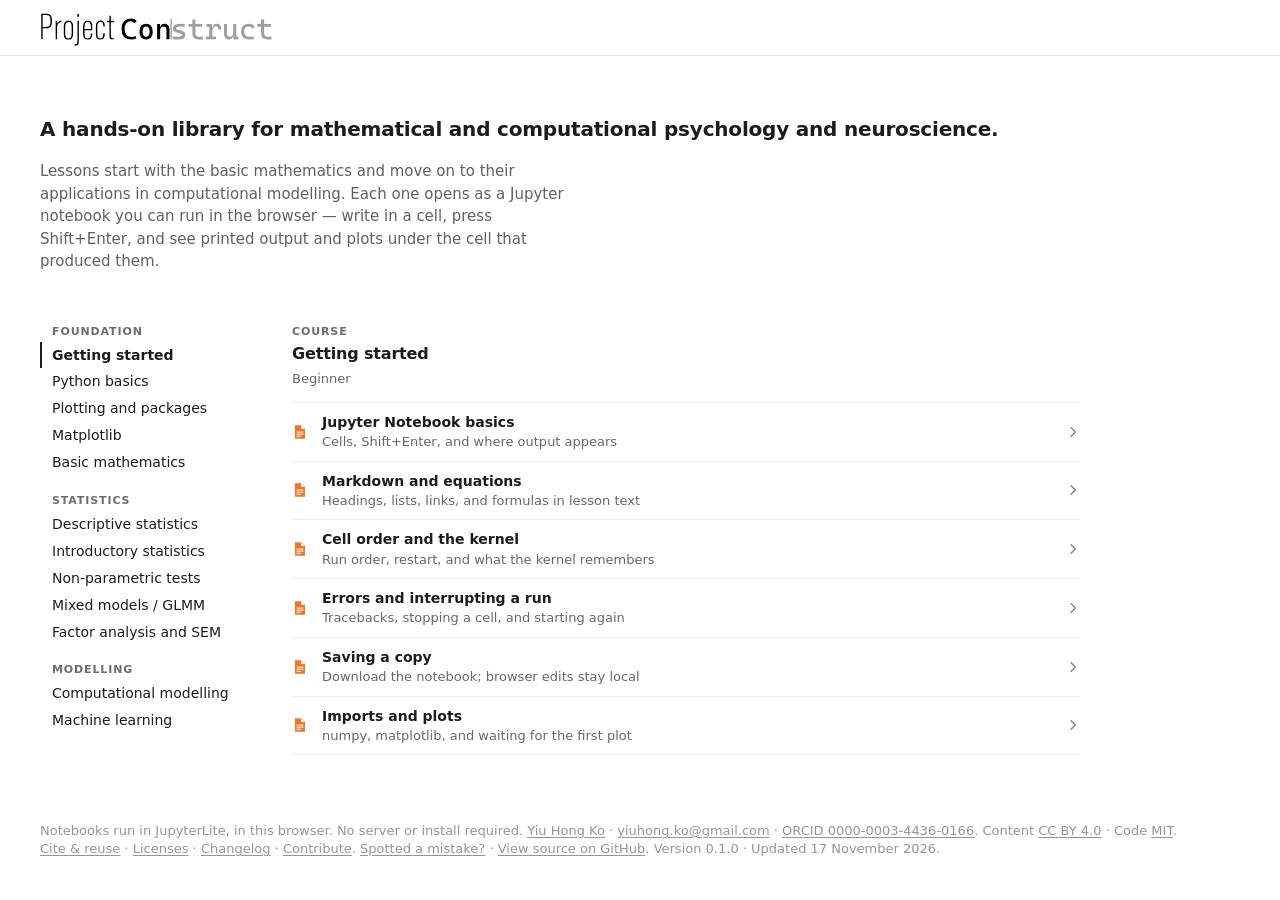
<file: index.html>
<!DOCTYPE html>
<html lang="en">
<head>
  <meta charset="utf-8">
  <meta name="viewport" content="width=device-width, initial-scale=1">
  <title>Project Construct</title>
  <link rel="stylesheet" href="css/site.css">
</head>
<body class="library">
  <header class="topbar">
    <a class="wordmark-link" href="./">
      <img class="wordmark" src="assets/project-construct-wordmark.svg" alt="Project Construct" height="40">
    </a>
  </header>
  <div class="course-art" data-course-art aria-hidden="true">
    <img class="is-shown" data-course-art-id="getting-started" src="assets/course-art/getting-started.svg" alt="" width="400" height="284">
    <img data-course-art-id="python-basics" src="assets/course-art/python-basics.svg" alt="" width="400" height="284">
    <img data-course-art-id="python-plotting" src="assets/course-art/python-plotting.svg" alt="" width="400" height="284">
    <img data-course-art-id="matplotlib" src="assets/course-art/matplotlib.svg" alt="" width="400" height="284">
    <img data-course-art-id="basic-mathematics" src="assets/course-art/basic-mathematics.svg" alt="" width="400" height="284">
    <img data-course-art-id="descriptive-statistics" src="assets/course-art/descriptive-statistics.svg" alt="" width="400" height="284">
    <img data-course-art-id="introductory-statistics" src="assets/course-art/introductory-statistics.svg" alt="" width="400" height="284">
    <img data-course-art-id="non-parametric-tests" src="assets/course-art/non-parametric-tests.svg" alt="" width="400" height="284">
    <img data-course-art-id="glmm" src="assets/course-art/glmm.svg" alt="" width="400" height="284">
    <img data-course-art-id="factor-analysis-sem" src="assets/course-art/factor-analysis-sem.svg" alt="" width="400" height="284">
    <img data-course-art-id="computational-modelling" src="assets/course-art/computational-modelling.svg" alt="" width="400" height="284">
    <img data-course-art-id="machine-learning" src="assets/course-art/machine-learning.svg" alt="" width="400" height="284">
  </div>
  <main class="library-main">
    <h1>A hands-on library for mathematical and computational psychology and neuroscience.</h1>
    <p class="lede">Lessons start with the basic mathematics and move on to their applications in computational modelling. Each one opens as a Jupyter notebook you can run in the browser — write in a cell, press Shift+Enter, and see printed output and plots under the cell that produced them.</p>
    <section class="catalog" aria-label="Lessons" data-catalog>
      <div class="course-layout">
        <div class="course-switcher">
          <p class="kicker" aria-hidden="true">Course</p>
          <button type="button" class="course-switcher-button" id="course-switcher-button" data-course-switcher aria-expanded="false" aria-controls="course-menu" aria-label="Course: Getting started" aria-describedby="course-note-switcher">
            <span class="course-switcher-name" data-course-switcher-name>Getting started</span>
            <svg class="course-switcher-chevron" viewBox="0 0 16 16" width="14" height="14" aria-hidden="true"><path d="M5.8 3.2 10.6 8l-4.8 4.8" fill="none" stroke="currentColor" stroke-width="1.5" stroke-linecap="round" stroke-linejoin="round"/></svg>
          </button>
          <p class="course-note course-note-switcher" id="course-note-switcher" data-course-note>Beginner</p>
        </div>
        <nav class="course-menu is-collapsed" id="course-menu" aria-label="Courses" data-course-menu>
          <div class="course-group">
            <p class="kicker" id="course-area-foundation">Foundation</p>
            <div role="group" aria-labelledby="course-area-foundation">
              <a class="course-link is-selected" href="#getting-started" data-group="getting-started" aria-current="page">Getting started</a>
            </div>
          </div>
        </nav>
        <div class="course-detail" data-course-detail>
          <p class="kicker course-kicker">Course</p>
          <h2 class="course-title" id="course-title" data-course-title>Getting started</h2>
          <p class="course-note course-note-detail" id="course-note" data-course-note>Beginner</p>
          <div class="lessons" id="panel-getting-started" data-group-panel="getting-started" aria-label="Getting started">
            <a class="lesson" href="notebook.html?path=getting-started/01-jupyter-basics.ipynb">
              <svg class="lesson-icon" viewBox="0 0 16 16" width="16" height="16" aria-hidden="true"><path fill="#f37626" d="M3 1.2h6.1L13 5.1v9.7H3z"/><path fill="#fff" d="M9.1 1.4V5h3.6"/><path fill="none" stroke="#fff" stroke-width="1" stroke-linecap="round" d="M5 8.1h6M5 10.2h6M5 12.3h3.6"/></svg>
              <span class="lesson-text"><span class="lesson-name">Jupyter Notebook basics</span><span class="lesson-summary">Cells, Shift+Enter, and where output appears</span></span>
              <svg class="lesson-chevron" viewBox="0 0 16 16" width="14" height="14" aria-hidden="true"><path d="M5.8 3.2 10.6 8l-4.8 4.8" fill="none" stroke="currentColor" stroke-width="1.5" stroke-linecap="round" stroke-linejoin="round"/></svg>
            </a>
          </div>
        </div>
      </div>
    </section>
    <section class="catalog" data-materials hidden></section>
  </main>
  <footer class="site-footer">
    <p><span class="footer-lite">Notebooks run in JupyterLite, in this browser. No server or install required.</span><span class="footer-lite-short">Notebooks run in JupyterLite.</span><br class="footer-break">
    <a rel="author noopener noreferrer" href="https://yiuhong.github.io/" target="_blank">Yiu Hong Ko<span class="visually-hidden"> (opens in a new tab)</span></a><span class="footer-contact"> · <a href="mailto:yiuhong.ko@gmail.com">yiuhong.ko@gmail.com</a> · <a href="https://orcid.org/0000-0003-4436-0166" aria-label="ORCID iD 0000-0003-4436-0166">ORCID 0000-0003-4436-0166</a></span>. <span class="footer-keep">Content <a rel="license" href="https://creativecommons.org/licenses/by/4.0/">CC BY 4.0</a></span> · <span class="footer-keep">Code <a href="LICENSE-CODE">MIT</a></span>. <a href="cite.html">Cite &amp; reuse</a> · <span class="footer-suffix"><a href="license.html">Licenses</a><span class="footer-mid"> · <a href="CHANGELOG.md">Changelog</a></span><span class="footer-tail"> · <a href="CONTRIBUTING.md">Contribute</a>. <a href="https://github.com/yiuhong/project-construct/issues">Spotted a mistake?</a> · <a href="https://github.com/yiuhong/project-construct">View source on GitHub</a>.</span><span class="footer-stop">.</span> <span class="footer-keep">Version <span data-site-field="version">0.1.0</span></span></span><span class="footer-updated"> · <span class="footer-keep">Updated <time datetime="2026-11-17" data-site-field="updatedDisplay" data-site-datetime="updated">17 November 2026</time></span></span>.</p>
  </footer>
  <script src="js/library.js"></script>
  <script src="js/site-meta.js"></script>
  <script>
    (function () {
      var slot = document.querySelector("[data-materials]");
      if (!slot) return;
      var observer = new MutationObserver(function () {
        slot.hidden = slot.childElementCount === 0;
      });
      observer.observe(slot, { childList: true });
    })();
  </script>
</body>
</html>
</file>
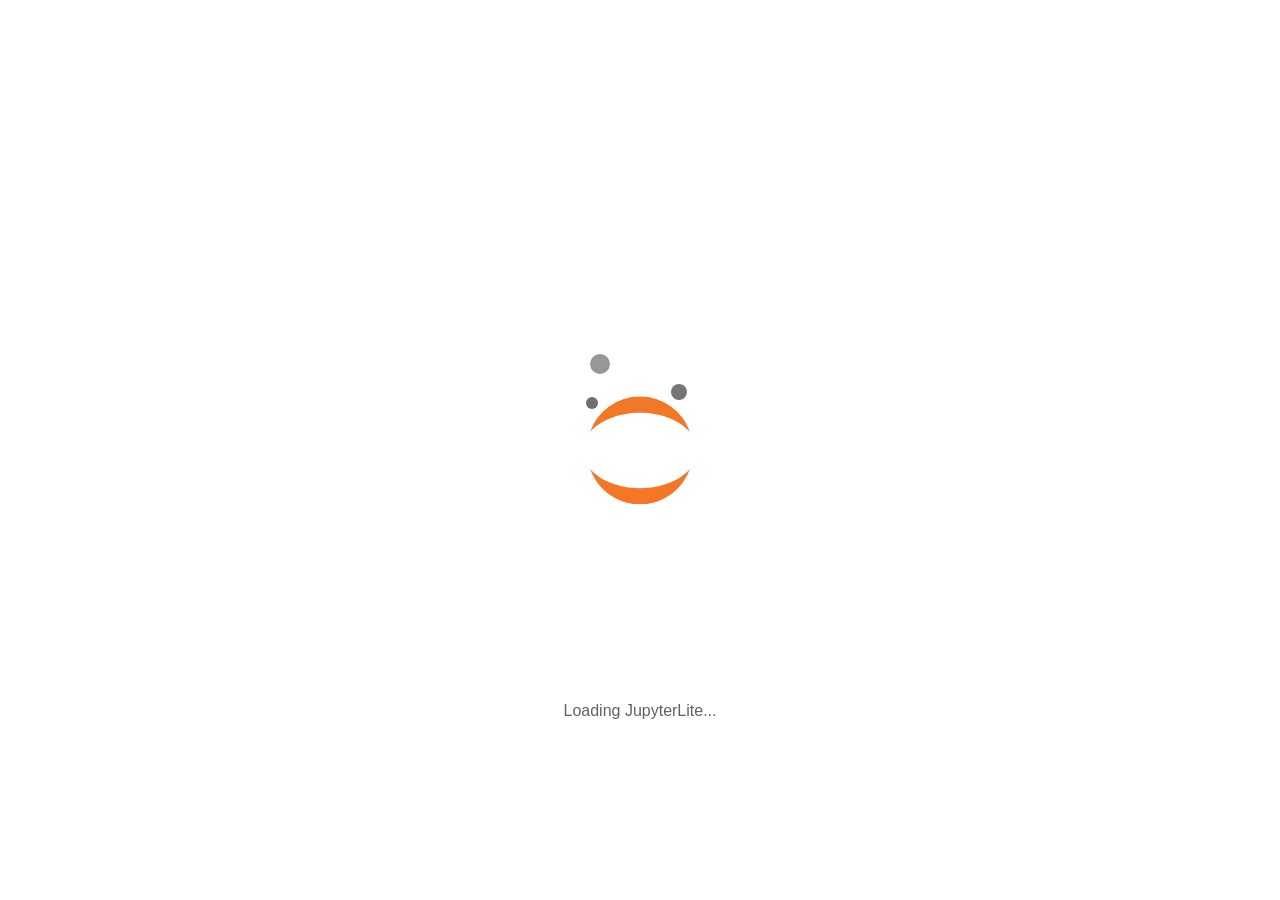
<file: lite/index.html>
<!DOCTYPE html>
<!--
  Copyright (c) Jupyter Development Team.
  Distributed under the terms of the Modified BSD License.
-->
<!--
  This is the root document for _your_ JupyterLite. Thanks for viewing your source!
     ___ __   __ _______ __   __ _______ _______ ______   ___     ___ _______ _______
    |   |  | |  |       |  | |  |       |       |    _ | |   |   |   |       |       |
    |   |  | |  |    _  |  |_|  |_     _|    ___|   | || |   |   |   |_     _|    ___|
    |   |  |_|  |   |_| |       | |   | |   |___|   |_||_|   |   |   | |   | |   |___
 ___|   |       |    ___|_     _| |   | |    ___|    __  |   |___|   | |   | |    ___|
|       |       |   |     |   |   |   | |   |___|   |  | |       |   | |   | |   |___
|_______|_______|___|     |___|   |___| |_______|___|  |_|_______|___| |___| |_______|

Code: https://github.com/jupyterlite/jupyterlite
Demo: https://jupyterlite.rtfd.io/en/latest/try

# FILES

Your JupyterLite is structured like this:

    index.html             <---- you are here
    {:app}/                <---- currently-known: `lab` (semi-required) and `notebook`
      index.html
      extensions/
        {:org}/{:package}/ <---|
        {:package}/        <---+- federated extensions
          schema/
          package.json
    # TBD
    files/                 <----- also need to populate `api/contents/`!
    static/                <----- might save duplication
      {:app}

-->
<html>
  <head>
    <!--
      # jupyter-config-data

      The JSON in `jupyter-lite.json` is the last that will be loaded by most
      child `index.html` pages, and every field can be overridden.

      See the recognized schema as described in the documentation:

      - https://jupyterlite.rtfd.io/en/latest/reference/schema.html

      Notes
        - fields that...
          - are relative paths values
            - will have the parent directory of _this_ file appended, accounting
              for "magic" hosts which redirect to `{:path}index.html` to `{:path}`,
              with or without a slash
        - some fields, such as `federated_extensions` will be _added together_
    -->
    <script id="jupyter-config-data" type="application/json" data-jupyter-lite-root=".">
      {}
    </script>
    <!--
      # jupyter-lite-root

      The source of truth for relative path locations. The `.` means _this_
      is the root, and will redirect to the `appUrl` defined in
      `.jupyter-lite/#jupyter-config-data`.
    -->
    <script type="module">
      await import('./config-utils.js');
    </script>
    <!-- that's it, there shouldn't be anything below here in head! -->
  </head>
</html>
</file>
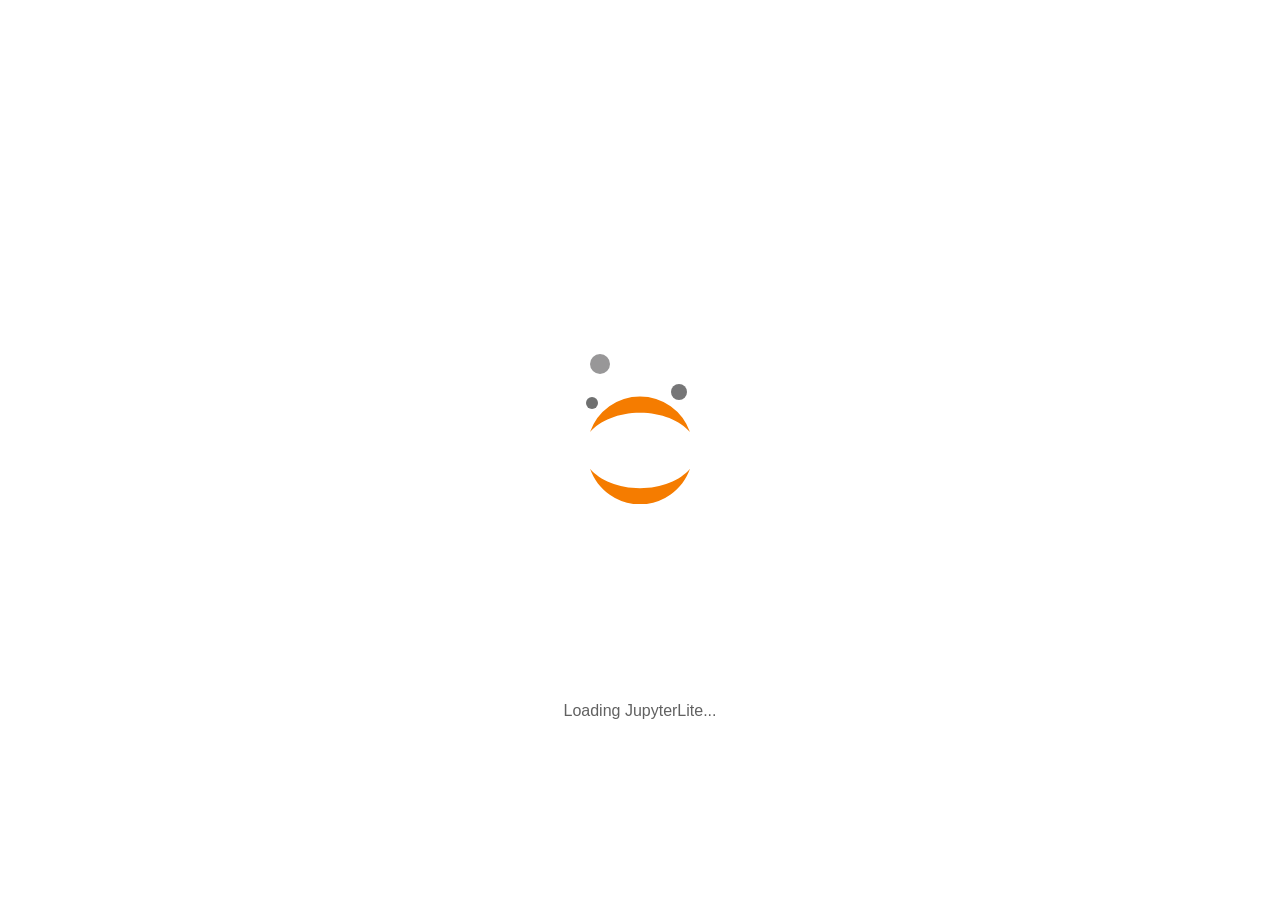
<file: lite/lab/index.html>
<!DOCTYPE html>
<!--
  Copyright (c) Jupyter Development Team.
  Distributed under the terms of the Modified BSD License.
--><html>
<head>
    <title>JupyterLite</title>
    <meta charset="utf-8">
    <meta name="viewport" content="width=device-width, initial-scale=1">
    <meta name="Description" content="WASM powered Jupyter running in the browser.">
    <link rel="manifest" href="../manifest.webmanifest">
    <link id="jupyter-lite-main" rel="preload" href="../build/lab/bundle.js?_=48dfe31" main="index" as="script">
    <script id="jupyter-config-data" type="application/json" data-jupyter-lite-root="..">
      {}
    </script>
    <script>
      (async function () {
        const { pathname, origin, search, hash } = window.location;
        if (pathname.match(/(index.html|\/?)$/) == null) {
          window.location.href = `${origin}${pathname}/${search}${hash}`;
          return;
        }
        await import(
          '../config-utils.js?_=48dfe31'
        );
      }.call(this));
    </script>
    <style>
      body {
        margin: 0;
        padding: 0;
        transition: background-color 0.3s ease;
      }

      body {
        background-color: #fff;
        color: #000;
      }

      body.jp-mod-dark {
        background-color: #111;
        color: #fff;
      }

      /*
       * Loading indicator that mirrors JupyterLab's splash screen visual
       * design for a clean transition. The SVG, orbit dimensions, planet
       * sizes, and planet colors below are adapted from:
       * https://github.com/jupyterlab/jupyterlab/blob/main/packages/apputils-extension/style/splash.css
       */

      #jupyterlite-loading-indicator {
        z-index: 1000;
        position: fixed;
        overflow: hidden;
        width: 100%;
        height: 100%;
        opacity: 0;
        transition: opacity 0.5s ease-out;
        display: none;
        background-color: white;
      }

      body.jp-mod-dark #jupyterlite-loading-indicator {
        background-color: #212121;
      }

      #jupyterlite-loading-indicator.hidden {
        animation: jupyterlite-fade-out 0.5s ease-out forwards;
        pointer-events: none;
      }

      #jupyterlite-loading-indicator:not(.hidden) {
        opacity: 1;
        display: block;
      }

      #jupyterlite-galaxy {
        position: relative;
        width: 100%;
        height: 100%;
      }

      #jupyterlite-main-logo {
        display: flex;
        align-items: center;
        justify-content: center;
        width: 100%;
        height: 100%;
        z-index: 1;
      }

      #jupyterlite-main-logo svg {
        width: 100px;
        height: auto;
      }

      .jupyterlite-moon {
        position: absolute;
        top: 50%;
        left: 50%;
        border-radius: 50%;
      }

      #jupyterlite-moon1 {
        width: 200px;
        height: 140px;
        margin-top: -53px;
        margin-left: -54px;
        animation: jupyterlite-orbit 2s linear infinite;
      }

      #jupyterlite-moon2 {
        width: 132px;
        height: 180px;
        margin-top: -66px;
        margin-left: -85px;
        animation: jupyterlite-orbit 2.5s linear infinite reverse;
      }

      #jupyterlite-moon3 {
        width: 220px;
        height: 166px;
        margin-top: -96px;
        margin-left: -50px;
        animation: jupyterlite-orbit 3s linear infinite;
      }

      .jupyterlite-planet {
        border-radius: 50%;
      }

      #jupyterlite-moon1 .jupyterlite-planet {
        width: 12px;
        height: 12px;
      }

      #jupyterlite-moon2 .jupyterlite-planet {
        width: 16px;
        height: 16px;
        float: right;
      }

      #jupyterlite-moon3 .jupyterlite-planet {
        width: 20px;
        height: 20px;
      }

      /* Light theme planet colors */
      #jupyterlite-moon1 .jupyterlite-planet {
        background-color: #6f7070;
      }

      #jupyterlite-moon2 .jupyterlite-planet {
        background-color: #767677;
      }

      #jupyterlite-moon3 .jupyterlite-planet {
        background-color: #989798;
      }

      /* Dark theme planet colors */
      body.jp-mod-dark #jupyterlite-moon1 .jupyterlite-planet,
      body.jp-mod-dark #jupyterlite-moon2 .jupyterlite-planet,
      body.jp-mod-dark #jupyterlite-moon3 .jupyterlite-planet {
        background-color: white;
      }

      @keyframes jupyterlite-orbit {
        0%   { transform: rotateZ(0deg); }
        100% { transform: rotateZ(-720deg); }
      }

      @keyframes jupyterlite-fade-out {
        0%   { opacity: 1; }
        100% { opacity: 0; }
      }

      .jupyterlite-loading-indicator-text {
        position: absolute;
        bottom: 20%;
        left: 50%;
        transform: translateX(-50%);
        font-family: -apple-system, BlinkMacSystemFont, 'Segoe UI', Helvetica, Arial, sans-serif;
        font-size: 16px;
        color: #616161;
      }

      body.jp-mod-dark .jupyterlite-loading-indicator-text {
        color: #bdbdbd;
      }
    </style>
  </head>
  <body class="jp-ThemedContainer" data-notebook="lab">
    <div id="jupyterlite-loading-indicator" class="hidden">
      <div id="jupyterlite-galaxy">
        <div id="jupyterlite-main-logo">
          <!-- Jupyter planet logo from @jupyterlab/ui-components jupyter-favicon.svg -->
          <svg xmlns="http://www.w3.org/2000/svg" width="152" height="165" viewBox="0 0 152 165">
            <path fill="#F37726" class="jp-jupyter-icon-color" d="M76.021 140.163c-32.64 0-61.145-11.927-75.942-29.58 5.51 15.84 15.781 29.567 29.39 39.278a80.17 80.17 0 0 0 46.57 14.929 80.17 80.17 0 0 0 46.57-14.929c13.61-9.711 23.88-23.437 29.391-39.278-14.833 17.653-43.338 29.58-75.979 29.58m-.005-114.832c32.64 0 61.146 11.927 75.943 29.58a80.9 80.9 0 0 0-29.391-39.278A80.16 80.16 0 0 0 75.998.705a80.16 80.16 0 0 0-46.57 14.928A80.9 80.9 0 0 0 .038 54.912c14.832-17.617 43.338-29.58 75.978-29.58" />
          </svg>
        </div>
        <div id="jupyterlite-moon1" class="jupyterlite-moon">
          <div class="jupyterlite-planet"></div>
        </div>
        <div id="jupyterlite-moon2" class="jupyterlite-moon">
          <div class="jupyterlite-planet"></div>
        </div>
        <div id="jupyterlite-moon3" class="jupyterlite-moon">
          <div class="jupyterlite-planet"></div>
        </div>
      </div>
      <div class="jupyterlite-loading-indicator-text">Loading JupyterLite...</div>
    </div>
    <noscript>
      <div style="text-align: center; padding: 20px;">
          JupyterLite requires JavaScript to be enabled in your browser.
      </div>
    </noscript>
  

</body></html>
</file>
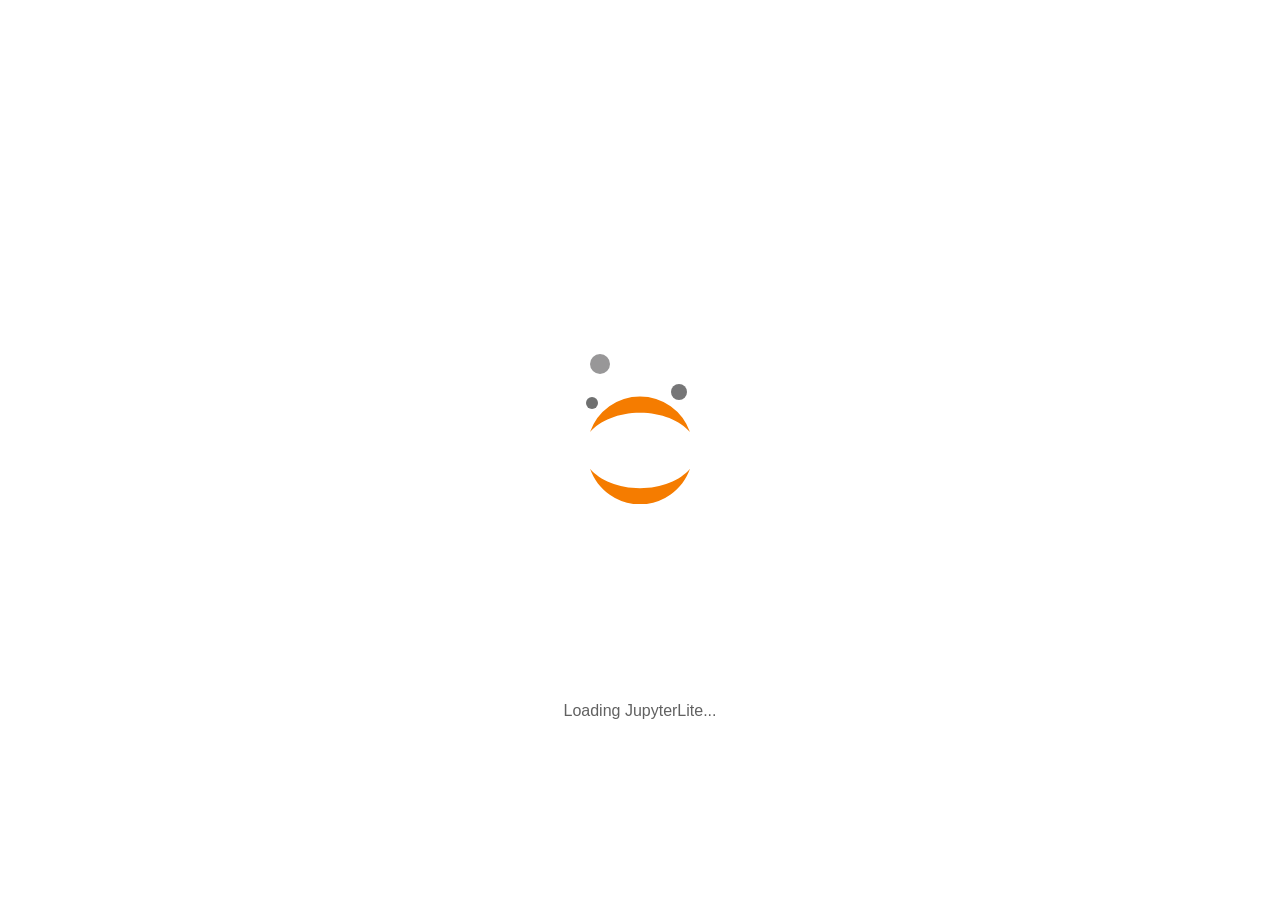
<file: lite/lab/tree/index.html>
<!DOCTYPE html>
<!--
  Copyright (c) Jupyter Development Team.
  Distributed under the terms of the Modified BSD License.
-->
<html>
  <head>
    <script>
      // redirect to /lab by default
      (function () {
        window.location.href = window.location.href.replace(
          /(\/tree\/(index\.html)?)/,
          '/index.html'
        );
      }.call(this));
    </script>
  </head>
</html>
</file>
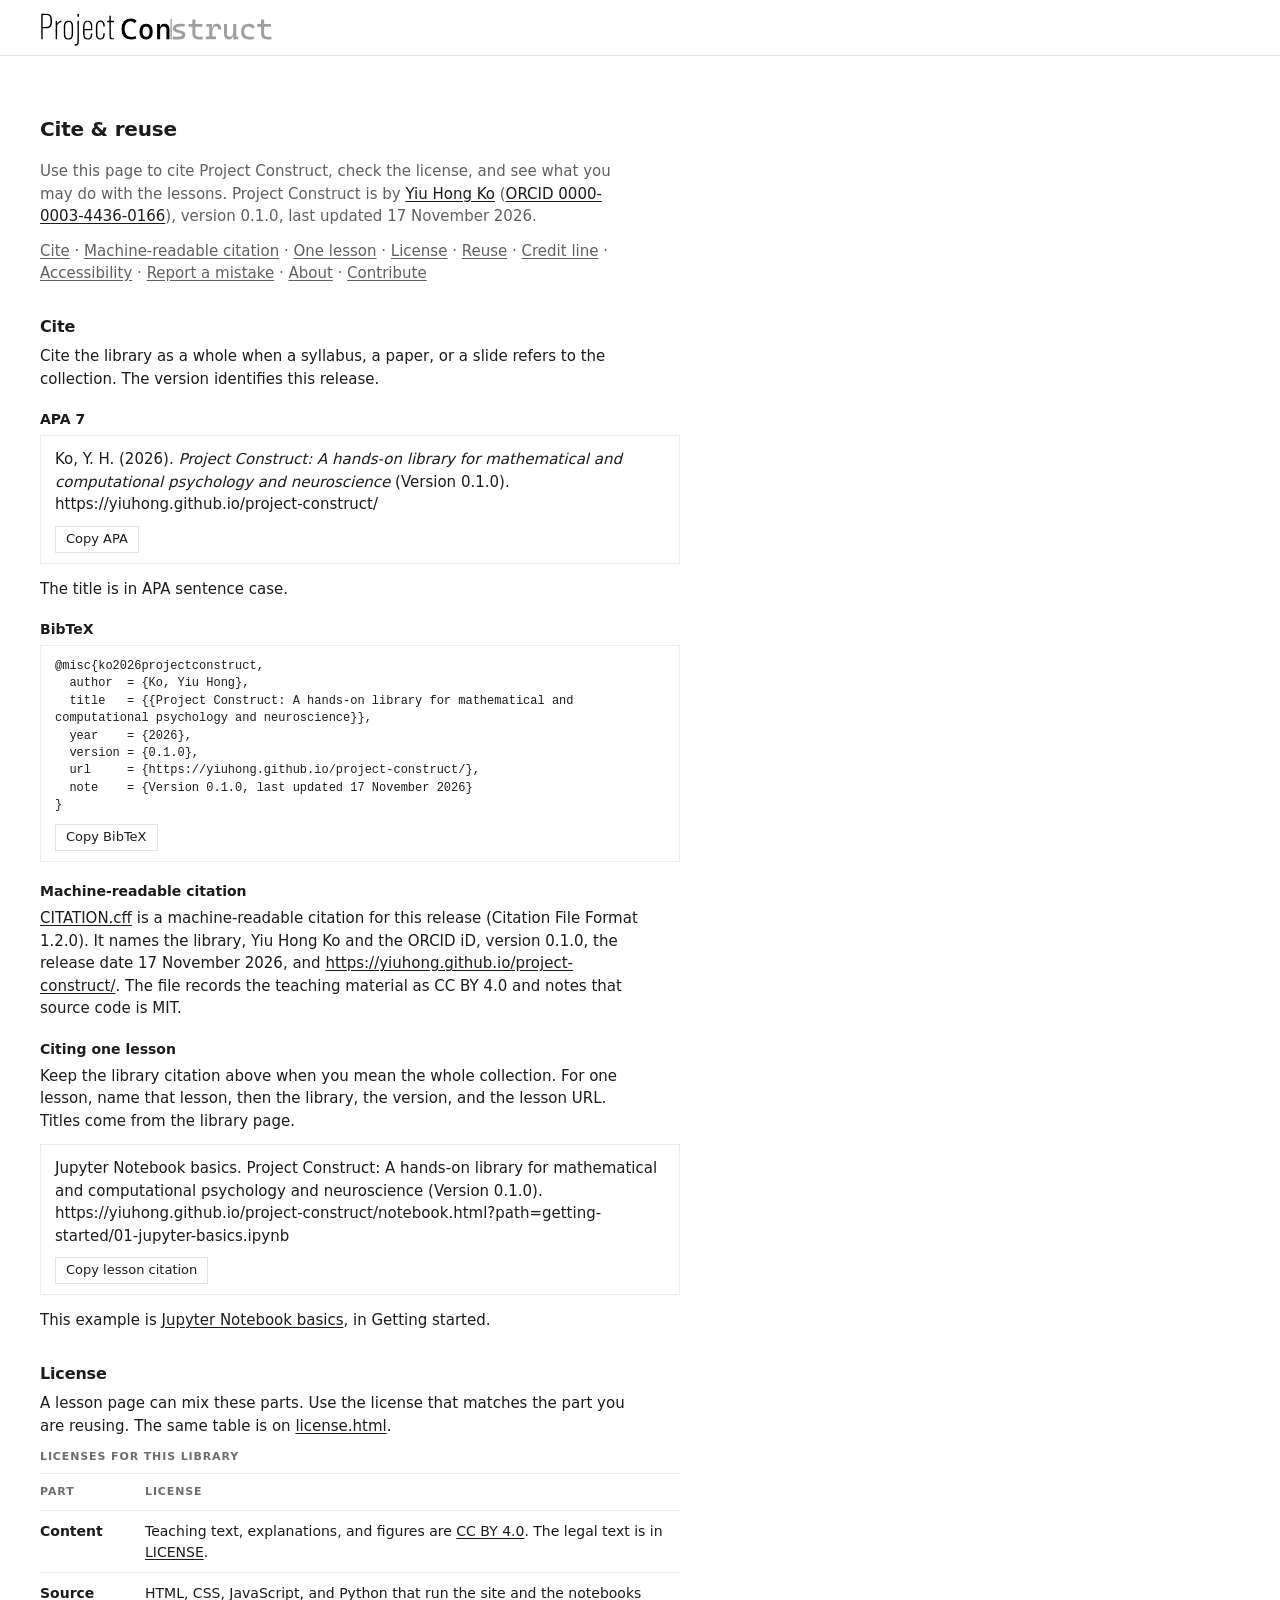
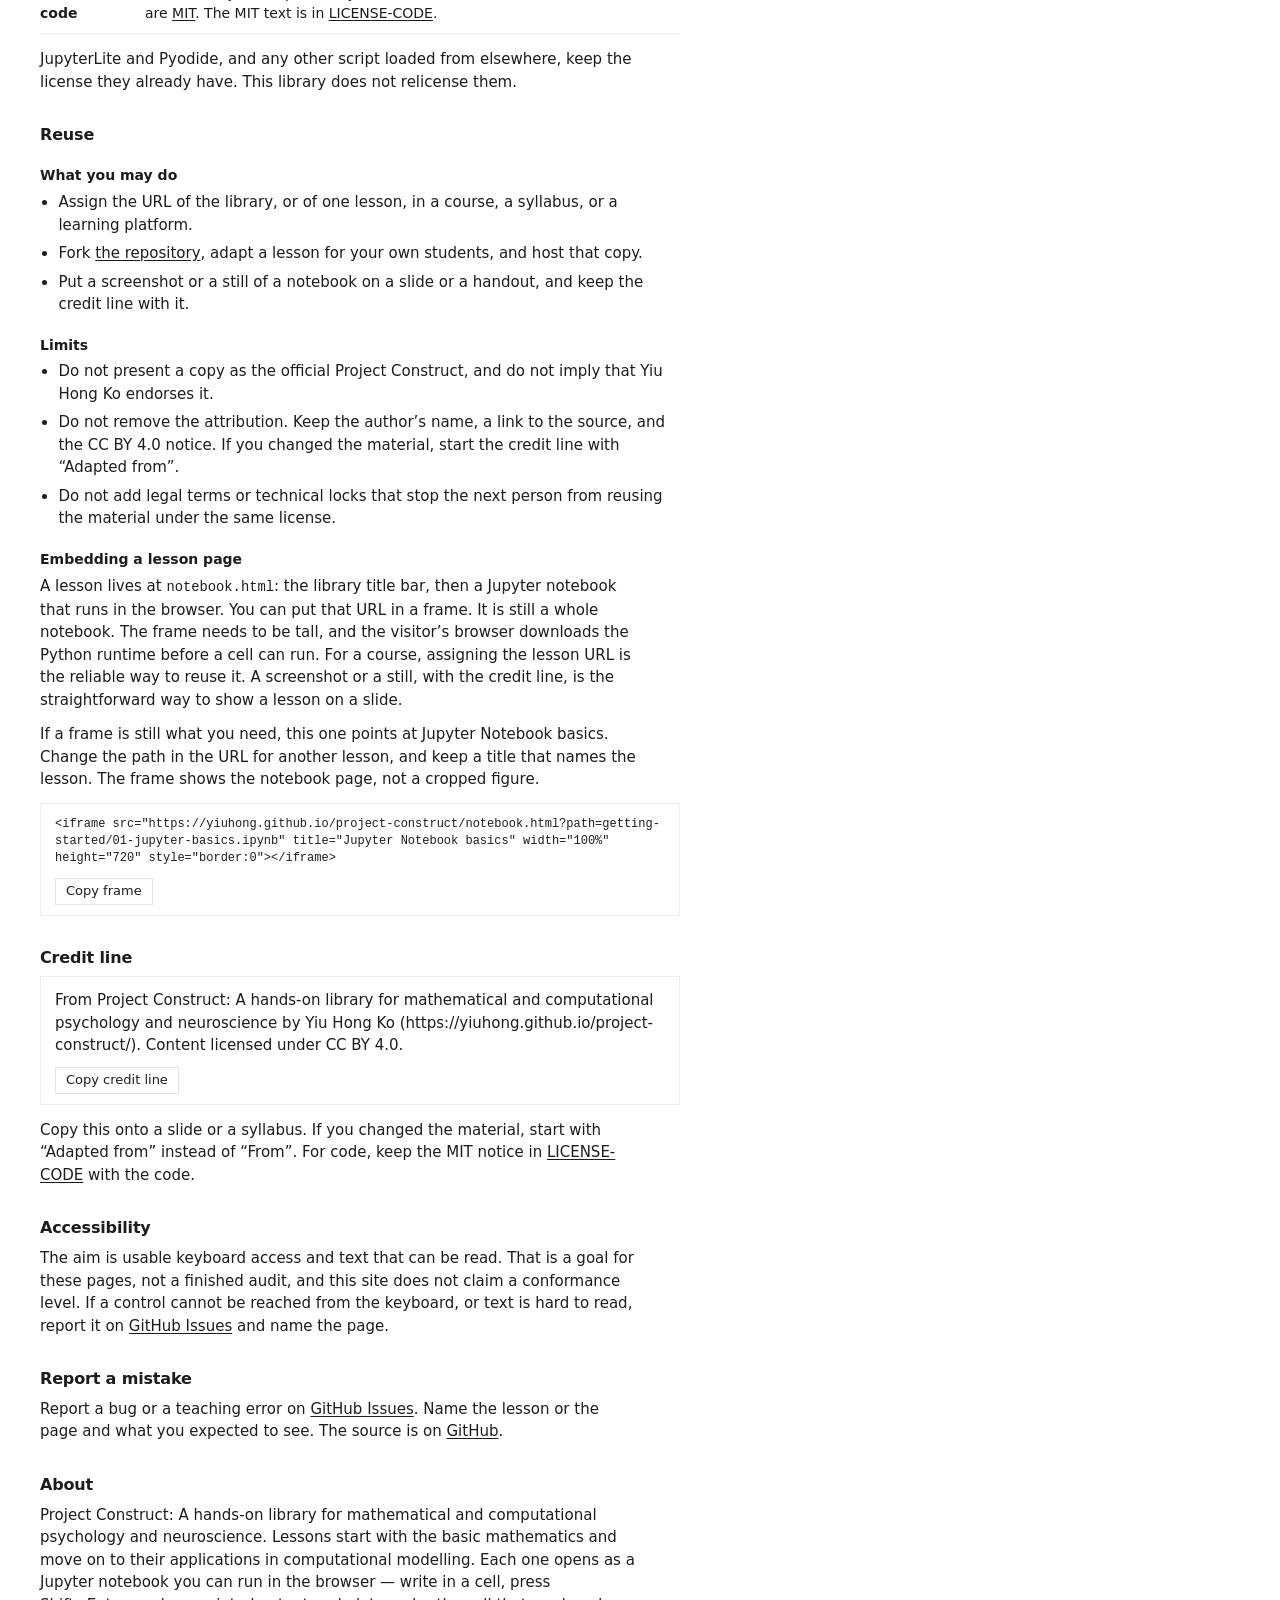
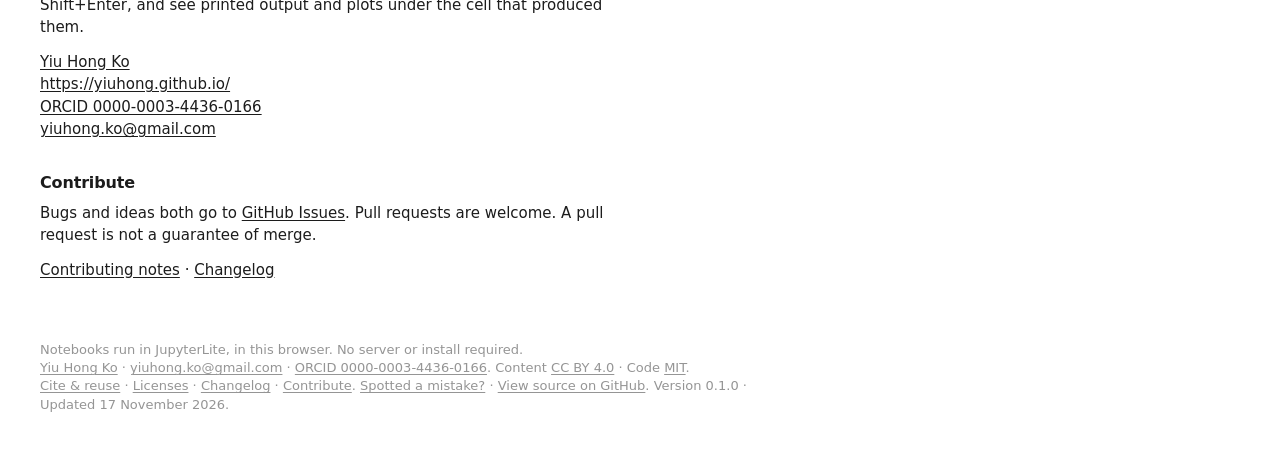
<file: cite.html>
<!DOCTYPE html>
<html lang="en">
<head>
  <meta charset="utf-8">
  <meta name="viewport" content="width=device-width, initial-scale=1">
  <title>Cite &amp; reuse · Project Construct</title>
  <meta name="description" content="Cite and reuse Project Construct by Yiu Hong Ko: APA 7, BibTeX, CC BY 4.0, and a credit line.">
  <link rel="canonical" href="https://yiuhong.github.io/project-construct/cite.html">
  <link rel="stylesheet" href="css/site.css">
</head>
<body class="library">
  <header class="topbar">
    <a class="wordmark-link" href="./">
      <img class="wordmark" src="assets/project-construct-wordmark.svg" alt="Project Construct" height="40">
    </a>
  </header>
  <main class="library-main doc">
    <h1>Cite &amp; reuse</h1>
    <p class="lede">Use this page to cite Project Construct, check the license, and see what you may do with the lessons. Project Construct is by <a rel="author noopener noreferrer" href="https://yiuhong.github.io/" target="_blank">Yiu Hong Ko</a> (<a href="https://orcid.org/0000-0003-4436-0166" aria-label="ORCID iD 0000-0003-4436-0166">ORCID 0000-0003-4436-0166</a>), version <span data-site-field="version">0.1.0</span>, last updated <time datetime="2026-11-17" data-site-field="updatedDisplay" data-site-datetime="updated">17 November 2026</time>.</p>
    <p class="doc-nav"><a href="#cite">Cite</a> · <a href="#citation-cff">Machine-readable citation</a> · <a href="#one-lesson">One lesson</a> · <a href="#license">License</a> · <a href="#reuse">Reuse</a> · <a href="#credit">Credit line</a> · <a href="#accessibility">Accessibility</a> · <a href="#report">Report a mistake</a> · <a href="#about">About</a> · <a href="#contribute">Contribute</a></p>

    <h2 id="cite">Cite</h2>
    <p>Cite the library as a whole when a syllabus, a paper, or a slide refers to the collection. The version identifies this release.</p>

    <h3>APA 7</h3>
    <div class="copy-block">
      <p id="apa-citation">Ko, Y. H. (2026). <em>Project Construct: A hands-on library for mathematical and computational psychology and neuroscience</em> (Version 0.1.0). https://yiuhong.github.io/project-construct/</p>
      <button type="button" class="copy-button" data-copy="apa-citation" data-copy-mode="inline">Copy APA</button>
    </div>
    <p>The title is in APA sentence case.</p>

    <h3>BibTeX</h3>
    <div class="copy-block">
      <pre class="doc-pre" id="bibtex-citation">@misc{ko2026projectconstruct,
  author  = {Ko, Yiu Hong},
  title   = {{Project Construct: A hands-on library for mathematical and computational psychology and neuroscience}},
  year    = {2026},
  version = {0.1.0},
  url     = {https://yiuhong.github.io/project-construct/},
  note    = {Version 0.1.0, last updated 17 November 2026}
}</pre>
      <button type="button" class="copy-button" data-copy="bibtex-citation" data-copy-mode="pre">Copy BibTeX</button>
    </div>

    <h3 id="citation-cff">Machine-readable citation</h3>
    <p><a href="CITATION.cff">CITATION.cff</a> is a machine-readable citation for this release (Citation File Format 1.2.0). It names the library, Yiu Hong Ko and the ORCID iD, version <span data-site-field="version">0.1.0</span>, the release date 17 November 2026, and <a href="https://yiuhong.github.io/project-construct/">https://yiuhong.github.io/project-construct/</a>. The file records the teaching material as CC BY 4.0 and notes that source code is MIT.</p>

    <h3 id="one-lesson">Citing one lesson</h3>
    <p>Keep the library citation above when you mean the whole collection. For one lesson, name that lesson, then the library, the version, and the lesson URL. Titles come from the library page.</p>
    <div class="copy-block">
      <p id="lesson-citation">Jupyter Notebook basics. Project Construct: A hands-on library for mathematical and computational psychology and neuroscience (Version 0.1.0). https://yiuhong.github.io/project-construct/notebook.html?path=getting-started/01-jupyter-basics.ipynb</p>
      <button type="button" class="copy-button" data-copy="lesson-citation" data-copy-mode="inline">Copy lesson citation</button>
    </div>
    <p>This example is <a href="notebook.html?path=getting-started/01-jupyter-basics.ipynb">Jupyter Notebook basics</a>, in Getting started.</p>

    <h2 id="license">License</h2>
    <p>A lesson page can mix these parts. Use the license that matches the part you are reusing. The same table is on <a href="license.html">license.html</a>.</p>
    <div class="license-table-wrap">
      <table class="license-table">
        <caption>Licenses for this library</caption>
        <thead>
          <tr>
            <th scope="col">Part</th>
            <th scope="col">License</th>
          </tr>
        </thead>
        <tbody>
          <tr>
            <th scope="row">Content</th>
            <td>Teaching text, explanations, and figures are <a rel="license" href="https://creativecommons.org/licenses/by/4.0/">CC BY 4.0</a>. The legal text is in <a href="LICENSE">LICENSE</a>.</td>
          </tr>
          <tr>
            <th scope="row">Source code</th>
            <td>HTML, CSS, JavaScript, and Python that run the site and the notebooks are <a href="LICENSE-CODE">MIT</a>. The MIT text is in <a href="LICENSE-CODE">LICENSE-CODE</a>.</td>
          </tr>
        </tbody>
      </table>
    </div>
    <p>JupyterLite and Pyodide, and any other script loaded from elsewhere, keep the license they already have. This library does not relicense them.</p>

    <h2 id="reuse">Reuse</h2>
    <h3>What you may do</h3>
    <ul>
      <li>Assign the URL of the library, or of one lesson, in a course, a syllabus, or a learning platform.</li>
      <li>Fork <a href="https://github.com/yiuhong/project-construct">the repository</a>, adapt a lesson for your own students, and host that copy.</li>
      <li>Put a screenshot or a still of a notebook on a slide or a handout, and keep the credit line with it.</li>
    </ul>
    <h3 id="limits">Limits</h3>
    <ul>
      <li>Do not present a copy as the official Project Construct, and do not imply that Yiu Hong Ko endorses it.</li>
      <li>Do not remove the attribution. Keep the author’s name, a link to the source, and the CC BY 4.0 notice. If you changed the material, start the credit line with “Adapted from”.</li>
      <li>Do not add legal terms or technical locks that stop the next person from reusing the material under the same license.</li>
    </ul>
    <h3 id="embedding">Embedding a lesson page</h3>
    <p>A lesson lives at <code>notebook.html</code>: the library title bar, then a Jupyter notebook that runs in the browser. You can put that URL in a frame. It is still a whole notebook. The frame needs to be tall, and the visitor’s browser downloads the Python runtime before a cell can run. For a course, assigning the lesson URL is the reliable way to reuse it. A screenshot or a still, with the credit line, is the straightforward way to show a lesson on a slide.</p>
    <p>If a frame is still what you need, this one points at Jupyter Notebook basics. Change the path in the URL for another lesson, and keep a title that names the lesson. The frame shows the notebook page, not a cropped figure.</p>
    <div class="copy-block">
      <pre id="lesson-frame">&lt;iframe src="https://yiuhong.github.io/project-construct/notebook.html?path=getting-started/01-jupyter-basics.ipynb" title="Jupyter Notebook basics" width="100%" height="720" style="border:0"&gt;&lt;/iframe&gt;</pre>
      <button type="button" class="copy-button" data-copy="lesson-frame" data-copy-mode="pre">Copy frame</button>
    </div>

    <h2 id="credit">Credit line</h2>
    <div class="copy-block">
      <p id="credit-line">From Project Construct: A hands-on library for mathematical and computational psychology and neuroscience by Yiu Hong Ko (https://yiuhong.github.io/project-construct/). Content licensed under CC BY 4.0.</p>
      <button type="button" class="copy-button" data-copy="credit-line" data-copy-mode="inline">Copy credit line</button>
    </div>
    <p>Copy this onto a slide or a syllabus. If you changed the material, start with “Adapted from” instead of “From”. For code, keep the MIT notice in <a href="LICENSE-CODE">LICENSE-CODE</a> with the code.</p>

    <h2 id="accessibility">Accessibility</h2>
    <p>The aim is usable keyboard access and text that can be read. That is a goal for these pages, not a finished audit, and this site does not claim a conformance level. If a control cannot be reached from the keyboard, or text is hard to read, report it on <a href="https://github.com/yiuhong/project-construct/issues">GitHub Issues</a> and name the page.</p>

    <h2 id="report">Report a mistake</h2>
    <p>Report a bug or a teaching error on <a href="https://github.com/yiuhong/project-construct/issues">GitHub Issues</a>. Name the lesson or the page and what you expected to see. The source is on <a href="https://github.com/yiuhong/project-construct">GitHub</a>.</p>

    <h2 id="about">About</h2>
    <p>Project Construct: A hands-on library for mathematical and computational psychology and neuroscience. Lessons start with the basic mathematics and move on to their applications in computational modelling. Each one opens as a Jupyter notebook you can run in the browser — write in a cell, press Shift+Enter, and see printed output and plots under the cell that produced them.</p>
    <p><a rel="author noopener noreferrer" href="https://yiuhong.github.io/" target="_blank">Yiu Hong Ko</a><br>
    <a rel="author noopener noreferrer" href="https://yiuhong.github.io/" target="_blank">https://yiuhong.github.io/</a><br>
    <a href="https://orcid.org/0000-0003-4436-0166" aria-label="ORCID iD 0000-0003-4436-0166">ORCID 0000-0003-4436-0166</a><br>
    <a href="mailto:yiuhong.ko@gmail.com">yiuhong.ko@gmail.com</a></p>

    <h2 id="contribute">Contribute</h2>
    <p>Bugs and ideas both go to <a href="https://github.com/yiuhong/project-construct/issues">GitHub Issues</a>. Pull requests are welcome. A pull request is not a guarantee of merge.</p>
    <p><a href="CONTRIBUTING.md">Contributing notes</a> · <a href="CHANGELOG.md">Changelog</a></p>
  </main>
  <footer class="site-footer">
    <p><span class="footer-lite">Notebooks run in JupyterLite, in this browser. No server or install required.</span><span class="footer-lite-short">Notebooks run in JupyterLite.</span><br class="footer-break">
    <a rel="author noopener noreferrer" href="https://yiuhong.github.io/" target="_blank">Yiu Hong Ko<span class="visually-hidden"> (opens in a new tab)</span></a><span class="footer-contact"> · <a href="mailto:yiuhong.ko@gmail.com">yiuhong.ko@gmail.com</a> · <a href="https://orcid.org/0000-0003-4436-0166" aria-label="ORCID iD 0000-0003-4436-0166">ORCID 0000-0003-4436-0166</a></span>. <span class="footer-keep">Content <a rel="license" href="https://creativecommons.org/licenses/by/4.0/">CC BY 4.0</a></span> · <span class="footer-keep">Code <a href="LICENSE-CODE">MIT</a></span>. <a href="cite.html">Cite &amp; reuse</a> · <span class="footer-suffix"><a href="license.html">Licenses</a><span class="footer-mid"> · <a href="CHANGELOG.md">Changelog</a></span><span class="footer-tail"> · <a href="CONTRIBUTING.md">Contribute</a>. <a href="https://github.com/yiuhong/project-construct/issues">Spotted a mistake?</a> · <a href="https://github.com/yiuhong/project-construct">View source on GitHub</a>.</span><span class="footer-stop">.</span> <span class="footer-keep">Version <span data-site-field="version">0.1.0</span></span></span><span class="footer-updated"> · <span class="footer-keep">Updated <time datetime="2026-11-17" data-site-field="updatedDisplay" data-site-datetime="updated">17 November 2026</time></span></span>.</p>
  </footer>
  <script src="js/site-meta.js"></script>
  <script src="js/cite-page.js"></script>
</body>
</html>
</file>
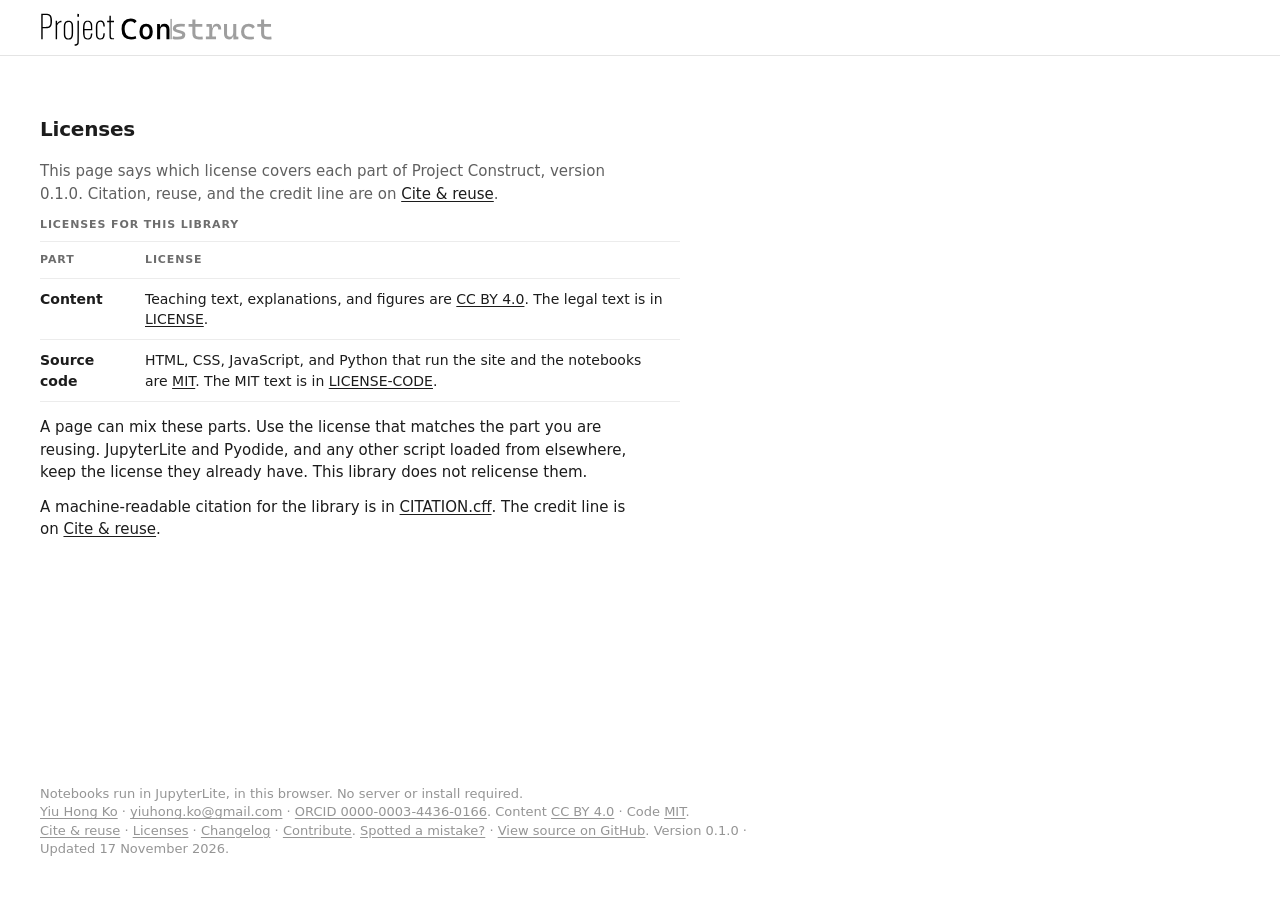
<file: license.html>
<!DOCTYPE html>
<html lang="en">
<head>
  <meta charset="utf-8">
  <meta name="viewport" content="width=device-width, initial-scale=1">
  <title>Licenses · Project Construct</title>
  <meta name="description" content="Which license covers teaching content and source code in Project Construct.">
  <link rel="canonical" href="https://yiuhong.github.io/project-construct/license.html">
  <link rel="stylesheet" href="css/site.css">
</head>
<body class="library">
  <header class="topbar">
    <a class="wordmark-link" href="./">
      <img class="wordmark" src="assets/project-construct-wordmark.svg" alt="Project Construct" height="40">
    </a>
  </header>
  <main class="library-main doc">
    <h1>Licenses</h1>
    <p class="lede">This page says which license covers each part of Project Construct, version <span data-site-field="version">0.1.0</span>. Citation, reuse, and the credit line are on <a href="cite.html">Cite &amp; reuse</a>.</p>
    <div class="license-table-wrap">
      <table class="license-table">
        <caption>Licenses for this library</caption>
        <thead>
          <tr>
            <th scope="col">Part</th>
            <th scope="col">License</th>
          </tr>
        </thead>
        <tbody>
          <tr>
            <th scope="row">Content</th>
            <td>Teaching text, explanations, and figures are <a rel="license" href="https://creativecommons.org/licenses/by/4.0/">CC BY 4.0</a>. The legal text is in <a href="LICENSE">LICENSE</a>.</td>
          </tr>
          <tr>
            <th scope="row">Source code</th>
            <td>HTML, CSS, JavaScript, and Python that run the site and the notebooks are <a href="LICENSE-CODE">MIT</a>. The MIT text is in <a href="LICENSE-CODE">LICENSE-CODE</a>.</td>
          </tr>
        </tbody>
      </table>
    </div>
    <p>A page can mix these parts. Use the license that matches the part you are reusing. JupyterLite and Pyodide, and any other script loaded from elsewhere, keep the license they already have. This library does not relicense them.</p>
    <p>A machine-readable citation for the library is in <a href="CITATION.cff">CITATION.cff</a>. The credit line is on <a href="cite.html#credit">Cite &amp; reuse</a>.</p>
  </main>
  <footer class="site-footer">
    <p><span class="footer-lite">Notebooks run in JupyterLite, in this browser. No server or install required.</span><span class="footer-lite-short">Notebooks run in JupyterLite.</span><br class="footer-break">
    <a rel="author noopener noreferrer" href="https://yiuhong.github.io/" target="_blank">Yiu Hong Ko<span class="visually-hidden"> (opens in a new tab)</span></a><span class="footer-contact"> · <a href="mailto:yiuhong.ko@gmail.com">yiuhong.ko@gmail.com</a> · <a href="https://orcid.org/0000-0003-4436-0166" aria-label="ORCID iD 0000-0003-4436-0166">ORCID 0000-0003-4436-0166</a></span>. <span class="footer-keep">Content <a rel="license" href="https://creativecommons.org/licenses/by/4.0/">CC BY 4.0</a></span> · <span class="footer-keep">Code <a href="LICENSE-CODE">MIT</a></span>. <a href="cite.html">Cite &amp; reuse</a> · <span class="footer-suffix"><a href="license.html">Licenses</a><span class="footer-mid"> · <a href="CHANGELOG.md">Changelog</a></span><span class="footer-tail"> · <a href="CONTRIBUTING.md">Contribute</a>. <a href="https://github.com/yiuhong/project-construct/issues">Spotted a mistake?</a> · <a href="https://github.com/yiuhong/project-construct">View source on GitHub</a>.</span><span class="footer-stop">.</span> <span class="footer-keep">Version <span data-site-field="version">0.1.0</span></span></span><span class="footer-updated"> · <span class="footer-keep">Updated <time datetime="2026-11-17" data-site-field="updatedDisplay" data-site-datetime="updated">17 November 2026</time></span></span>.</p>
  </footer>
  <script src="js/site-meta.js"></script>
</body>
</html>
</file>
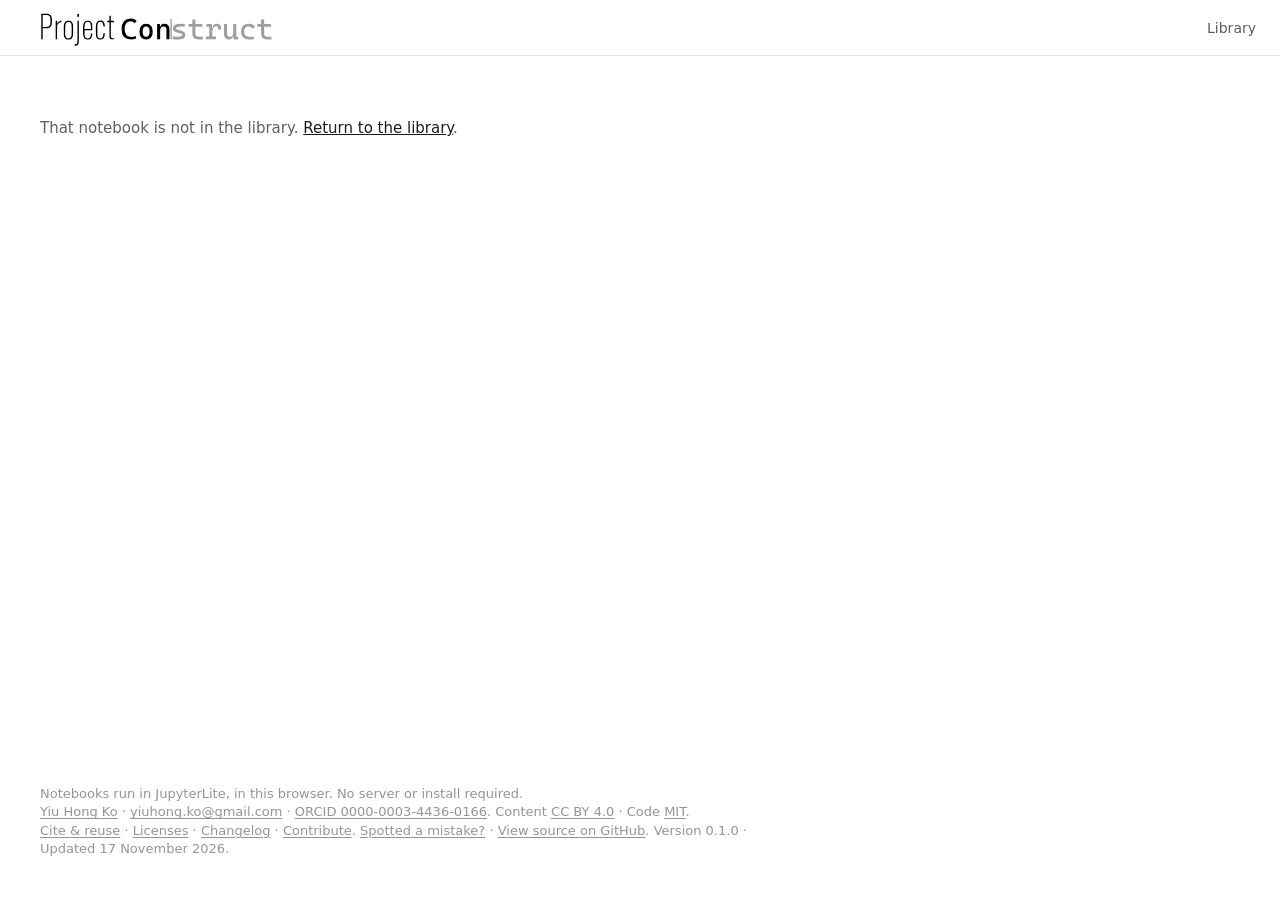
<file: notebook.html>
<!DOCTYPE html>
<html lang="en">
<head>
  <meta charset="utf-8">
  <meta name="viewport" content="width=device-width, initial-scale=1">
  <title>Project Construct</title>
  <link rel="stylesheet" href="css/site.css">
</head>
<body class="notebook">
  <header class="topbar">
    <a class="wordmark-link" href="./">
      <img class="wordmark" src="assets/project-construct-wordmark.svg" alt="Project Construct" height="40">
    </a>
    <div class="topbar-actions">
      <nav class="lesson-nav" id="lesson-nav" aria-label="Lessons" hidden>
        <a class="lesson-nav-link lesson-nav-prev" id="lesson-prev" hidden aria-label="Previous lesson">
          <svg class="lesson-nav-icon" viewBox="0 0 16 16" width="16" height="16" aria-hidden="true"><path d="M10.2 3.2 5.4 8l4.8 4.8" fill="none" stroke="currentColor" stroke-width="1.5" stroke-linecap="round" stroke-linejoin="round"/></svg>
          <span class="lesson-nav-full">Previous lesson</span>
          <span class="lesson-nav-mid">Previous</span>
          <span class="lesson-nav-tip" aria-hidden="true"></span>
        </a>
        <a class="lesson-nav-link lesson-nav-next" id="lesson-next" hidden aria-label="Next lesson">
          <span class="lesson-nav-full">Next lesson</span>
          <span class="lesson-nav-mid">Next</span>
          <svg class="lesson-nav-icon" viewBox="0 0 16 16" width="16" height="16" aria-hidden="true"><path d="M5.8 3.2 10.6 8l-4.8 4.8" fill="none" stroke="currentColor" stroke-width="1.5" stroke-linecap="round" stroke-linejoin="round"/></svg>
          <span class="lesson-nav-tip" aria-hidden="true"></span>
        </a>
        <a class="lesson-nav-link lesson-nav-back" id="lesson-back" href="index.html" hidden aria-label="Back to library">Back to library</a>
      </nav>
      <button type="button" class="replay-tour" id="replay-tour" hidden>Replay tour</button>
      <a class="library-link" href="./">Library</a>
    </div>
  </header>
  <iframe class="lite-frame" id="lite" title="Jupyter notebook"></iframe>
  <footer class="site-footer">
    <p><span class="footer-lite">Notebooks run in JupyterLite, in this browser. No server or install required.</span><span class="footer-lite-short">Notebooks run in JupyterLite.</span><br class="footer-break">
    <a rel="author noopener noreferrer" href="https://yiuhong.github.io/" target="_blank">Yiu Hong Ko<span class="visually-hidden"> (opens in a new tab)</span></a><span class="footer-contact"> · <a href="mailto:yiuhong.ko@gmail.com">yiuhong.ko@gmail.com</a> · <a href="https://orcid.org/0000-0003-4436-0166" aria-label="ORCID iD 0000-0003-4436-0166">ORCID 0000-0003-4436-0166</a></span>. <span class="footer-keep">Content <a rel="license" href="https://creativecommons.org/licenses/by/4.0/">CC BY 4.0</a></span> · <span class="footer-keep">Code <a href="LICENSE-CODE">MIT</a></span>. <a href="cite.html">Cite &amp; reuse</a> · <span class="footer-suffix"><a href="license.html">Licenses</a><span class="footer-mid"> · <a href="CHANGELOG.md">Changelog</a></span><span class="footer-tail"> · <a href="CONTRIBUTING.md">Contribute</a>. <a href="https://github.com/yiuhong/project-construct/issues">Spotted a mistake?</a> · <a href="https://github.com/yiuhong/project-construct">View source on GitHub</a>.</span><span class="footer-stop">.</span> <span class="footer-keep">Version <span data-site-field="version">0.1.0</span></span></span><span class="footer-updated"> · <span class="footer-keep">Updated <time datetime="2026-11-17" data-site-field="updatedDisplay" data-site-datetime="updated">17 November 2026</time></span></span>.</p>
  </footer>
  <script src="js/removed-notebooks.js"></script>
  <script src="js/lesson-nav.js"></script>
  <script>
    (function () {
      var basicsName = "getting-started/01-jupyter-basics.ipynb";
      var params = new URLSearchParams(window.location.search);
      var path = params.get("path") || "";
      var safe = /^[A-Za-z0-9._/-]+\.ipynb$/.test(path) && path.indexOf("..") === -1;
      var frame = document.getElementById("lite");
      var replay = document.getElementById("replay-tour");
      var basics = safe && path.replace(/^\/+/, "") === basicsName;
      var replayQueued = false;

      function showMissing() {
        frame.remove();
        if (replay) replay.remove();
        var note = document.createElement("p");
        note.className = "notebook-missing";
        note.appendChild(document.createTextNode("That notebook is not in the library. "));
        var back = document.createElement("a");
        back.href = "./";
        back.textContent = "Return to the library";
        note.appendChild(back);
        note.appendChild(document.createTextNode("."));
        var footer = document.querySelector(".site-footer");
        if (footer) document.body.insertBefore(note, footer);
        else document.body.appendChild(note);
      }

      function signalReplay() {
        var win = frame.contentWindow;
        if (!win) {
          replayQueued = true;
          return;
        }
        try {
          win.__constructBasicsTourReplay = true;
          win.postMessage(
            { source: "construct-library", action: "replay-tour" },
            window.location.origin
          );
          replayQueued = false;
        } catch (err) {
          replayQueued = true;
        }
      }

      function installLabChrome() {
        var doc;
        try {
          doc = frame.contentDocument;
        } catch (err) {
          return;
        }
        if (!doc || !doc.head || doc.getElementById("construct-lab-chrome")) return;
        var link = doc.createElement("link");
        link.id = "construct-lab-chrome";
        link.rel = "stylesheet";
        link.href = new URL("css/lab-frame.css", window.location.href).href;
        doc.head.appendChild(link);
        var frameScript = doc.createElement("script");
        frameScript.id = "construct-lab-frame";
        frameScript.src = new URL("js/lab-frame.js", window.location.href).href;
        doc.head.appendChild(frameScript);
      }

      function injectTour() {
        var doc;
        try {
          doc = frame.contentDocument;
        } catch (err) {
          return;
        }
        if (!doc || doc.getElementById("construct-basics-tour")) return;
        var script = doc.createElement("script");
        script.id = "construct-basics-tour";
        script.src = new URL("js/basics-tour.js", window.location.href).href;
        (doc.head || doc.documentElement).appendChild(script);
        if (replayQueued) signalReplay();
      }

      if (!safe) {
        showMissing();
        return;
      }

      var lessonNav = document.getElementById("lesson-nav");
      var lessonPrev = document.getElementById("lesson-prev");
      var lessonNext = document.getElementById("lesson-next");
      var lessonBack = document.getElementById("lesson-back");

      function writeTitle(link) {
        if (!link) return;
        var lessonTitle = link.getAttribute("data-lesson-title") || "";
        if (lessonTitle) link.setAttribute("title", lessonTitle);
        else link.removeAttribute("title");
      }

      function armTip(link) {
        if (!link || link._constructTipArmed) return;
        link._constructTipArmed = true;
        link.addEventListener("pointerenter", function (event) {
          if (event.pointerType === "mouse") link.removeAttribute("title");
        });
        link.addEventListener("pointerleave", function () {
          if (document.activeElement !== link) writeTitle(link);
        });
        link.addEventListener("blur", function () {
          writeTitle(link);
        });
      }

      function setLessonLink(link, prefix, pathValue, lessonTitle) {
        if (!link) return;
        armTip(link);
        var tip = link.querySelector(".lesson-nav-tip");
        if (!pathValue) {
          link.hidden = true;
          link.removeAttribute("href");
          link.removeAttribute("data-lesson-title");
          link.removeAttribute("title");
          link.setAttribute("aria-label", prefix);
          if (tip) tip.textContent = "";
          return;
        }
        var title = lessonTitle ? String(lessonTitle) : "";
        link.href = window.constructLessonNav.notebookHref(pathValue);
        link.hidden = false;
        link.setAttribute("aria-label", title ? prefix + ": " + title : prefix);
        if (title) link.setAttribute("data-lesson-title", title);
        else link.removeAttribute("data-lesson-title");
        if (tip) tip.textContent = title;
        if (document.activeElement !== link) writeTitle(link);
      }

      function showLessonNav(info, titles) {
        if (!lessonNav || !info || !window.constructLessonNav) return;
        var byPath = titles || {};
        setLessonLink(
          lessonPrev,
          "Previous lesson",
          info.previous,
          info.previous ? byPath[info.previous] : ""
        );
        if (info.next) {
          setLessonLink(lessonNext, "Next lesson", info.next, byPath[info.next]);
          if (lessonBack) lessonBack.hidden = true;
        } else {
          setLessonLink(lessonNext, "Next lesson", null, "");
          if (lessonBack) lessonBack.hidden = false;
        }
        lessonNav.hidden = false;
      }

      if (window.constructLessonNav) {
        fetch("library.json")
          .then(function (response) {
            if (!response.ok) throw new Error("library.json");
            return response.json();
          })
          .then(function (data) {
            var lessons = window.constructLessonNav.lessonsFromCatalog(data);
            var titles = {};
            lessons.forEach(function (lesson) {
              if (!Object.prototype.hasOwnProperty.call(titles, lesson.path)) {
                titles[lesson.path] = lesson.title;
              }
            });
            var paths = window.constructLessonNav.pathsFromCatalog(data);
            var info = window.constructLessonNav.neighbours(paths, path);
            if (info) showLessonNav(info, titles);
          })
          .catch(function () {});
      }

      if (basics && replay) {
        replay.hidden = false;
        replay.addEventListener("click", signalReplay);
      }

      document.title = path + " · Project Construct";
      var encoded = path.split("/").map(encodeURIComponent).join("/");
      frame.addEventListener("load", function () {
        installLabChrome();
        if (basics) injectTour();
      });
      var opened = false;
      var openLite = function () {
        if (opened) return;
        opened = true;
        frame.src = "lite/lab/index.html?path=" + encoded;
      };
      var purge =
        typeof window.constructPurgeRemovedNotebooks === "function"
          ? window.constructPurgeRemovedNotebooks()
          : Promise.resolve();
      var timer = window.setTimeout(openLite, 8000);
      purge.then(
        function () {
          window.clearTimeout(timer);
          openLite();
        },
        function () {
          window.clearTimeout(timer);
          openLite();
        }
      );
    })();
  </script>
  <script src="js/site-meta.js"></script>
</body>
</html>
</file>
<file: css/site.css>
:root {
  color-scheme: light;
  --bar-h: 56px;
  --mark-h: 40px;
  --ink: #1c1c1c;
  --lede: #606060;
  --summary: #676767;
  --open: #7e7e7e;
  --label: #6d6d6d;
  --footer: #959595;
  --line: #ececec;
  --bar-line: #e4e4e4;
  --bg: #ffffff;
  --pad: 40px;
  --column: 720px;
}

* {
  box-sizing: border-box;
}

html,
body {
  margin: 0;
  min-height: 100%;
  background: var(--bg);
  color: var(--ink);
  font-family: system-ui, -apple-system, "Segoe UI", "Helvetica Neue", Helvetica, Arial, sans-serif;
}

body.library {
  min-height: 100vh;
  display: flex;
  flex-direction: column;
}

body.notebook {
  height: 100vh;
  display: flex;
  flex-direction: column;
  overflow: hidden;
}

.topbar {
  height: var(--bar-h);
  flex: 0 0 var(--bar-h);
  display: flex;
  align-items: center;
  justify-content: space-between;
  padding: 0 24px 0 var(--pad);
  border-bottom: 1px solid var(--bar-line);
  background: var(--bg);
}

.wordmark-link {
  display: flex;
  align-items: center;
  height: var(--mark-h);
  line-height: 0;
}

.wordmark-link:focus-visible {
  outline: 2px solid var(--ink);
  outline-offset: 3px;
}

.wordmark {
  display: block;
  height: var(--mark-h);
  width: auto;
}

.library-link {
  color: #5c5c5c;
  font-size: 14px;
  text-decoration: none;
}

.library-link:hover {
  color: var(--ink);
}

.library-link:focus-visible {
  outline: 2px solid var(--ink);
  outline-offset: 3px;
}

.topbar-actions {
  display: flex;
  align-items: center;
  gap: 20px;
  flex: 0 0 auto;
  min-width: 0;
}

body.notebook .topbar {
  position: relative;
  z-index: 2;
  flex-wrap: nowrap;
  gap: 16px;
}

body.notebook .wordmark-link {
  flex: 1 1 auto;
  min-width: 0;
}

.lesson-nav {
  display: flex;
  align-items: center;
  gap: 16px;
  min-width: 0;
}

.lesson-nav[hidden],
.lesson-nav-link[hidden] {
  display: none !important;
}

.lesson-nav-link {
  position: relative;
  display: inline-flex;
  align-items: center;
  gap: 4px;
  color: #5c5c5c;
  font-size: 14px;
  line-height: 1;
  text-decoration: none;
  white-space: nowrap;
}

.lesson-nav-link:hover {
  color: var(--ink);
}

.lesson-nav-link:focus-visible {
  outline: 2px solid var(--ink);
  outline-offset: 2px;
}

.lesson-nav-icon {
  display: block;
  flex: 0 0 auto;
}

.lesson-nav-mid {
  display: none;
}

.lesson-nav-tip {
  position: absolute;
  top: calc(100% + 22px);
  right: 0;
  z-index: 3;
  display: none;
  box-sizing: border-box;
  width: 12rem;
  max-width: max-content;
  padding: 5px 8px;
  border: 1px solid #c6c6c6;
  background: #fff;
  color: var(--ink);
  font-size: 12px;
  font-weight: 400;
  line-height: 1.35;
  white-space: normal;
  overflow-wrap: break-word;
  text-align: left;
  pointer-events: none;
}

.lesson-nav-link:hover .lesson-nav-tip:not(:empty),
.lesson-nav-link:focus-visible .lesson-nav-tip:not(:empty) {
  display: block;
}

.replay-tour {
  margin: 0;
  padding: 0;
  border: 0;
  background: transparent;
  color: #5c5c5c;
  font: inherit;
  font-size: 13px;
  line-height: 1.3;
  cursor: pointer;
}

.replay-tour:hover {
  color: var(--ink);
}

.replay-tour:focus-visible {
  outline: 2px solid var(--ink);
  outline-offset: 3px;
}

.library-main {
  width: min(800px, 100%);
  margin: 0;
  padding: 60px var(--pad) 48px;
}

/* Quiet course drawing to the right of the catalogue. From 1280px the
   front-page catalogue widens to 1120px. The drawing is 400px wide, with
   a 20px gap, so it sits at 1140px and is shown from 1600px, where that
   400px fits without overlapping the list. Its top is set in js/library.js
   so the drawing stays centred from the page heading to the end of the
   lesson list. Below 1280px the catalogue is unchanged. The wordmark is
   unchanged. */
.course-art {
  display: none;
}

@media (min-width: 1280px) {
  body.library {
    position: relative;
  }

  body.library .library-main:not(.doc) {
    width: min(1120px, 100%);
  }

  /* Front-page footer only. The paragraph uses the width inside the
     existing side padding, and the break after the JupyterLite sentence
     is hidden so the text can wrap onto fewer lines. Cite, license, and
     the notebook footer keep their own widths. */
  body.library .library-main:not(.doc) ~ .site-footer p {
    max-width: none;
  }

  body.library .library-main:not(.doc) ~ .site-footer .footer-break {
    display: none;
  }
}

@media (min-width: 1600px) {
  .course-art {
    display: block;
    position: absolute;
    left: 1140px;
    width: 400px;
    margin: 0;
    pointer-events: none;
  }

  .course-art img {
    display: none;
    width: 100%;
    height: auto;
  }

  .course-art img.is-shown {
    display: block;
  }
}

h1 {
  margin: 0 0 18px;
  font-size: 20px;
  font-weight: 600;
  letter-spacing: -0.01em;
  line-height: 1.3;
  color: var(--ink);
}

.lede {
  margin: 0;
  max-width: 36em;
  font-size: 15px;
  line-height: 1.5;
  color: var(--lede);
}

.catalog {
  margin-top: 52px;
}

.kicker {
  margin: 0 0 10px;
  font-size: 11px;
  font-weight: 600;
  letter-spacing: 0.08em;
  text-transform: uppercase;
  color: var(--label);
}

.course-layout {
  display: grid;
  grid-template-columns: minmax(11.5rem, 13.75rem) minmax(0, 1fr);
  column-gap: 32px;
  align-items: start;
}

.course-switcher {
  display: none;
}

.course-menu {
  min-width: 0;
}

.course-group + .course-group {
  margin-top: 18px;
}

.course-group .kicker {
  margin: 0 0 4px;
  padding-left: 12px;
}

.course-link,
.course-link:visited {
  display: block;
  margin: 0;
  padding: 4px 8px 4px 10px;
  border-left: 2px solid transparent;
  color: var(--ink);
  font-size: 14px;
  font-weight: 400;
  line-height: 1.35;
  text-decoration: none;
}

.course-link.is-selected,
.course-link.is-selected:visited {
  border-left-color: var(--ink);
  font-weight: 600;
}

.course-link:hover,
.course-link:hover:visited {
  color: var(--ink);
}

.course-link:focus-visible {
  outline: 2px solid var(--ink);
  outline-offset: 2px;
}

.course-detail {
  min-width: 0;
}

.course-kicker {
  margin-bottom: 6px;
}

.course-title {
  margin: 0;
  font-size: 16px;
  font-weight: 600;
  letter-spacing: -0.01em;
  line-height: 1.3;
  color: var(--ink);
}

/* The same difficulty line sits under the course title and, on a phone,
   under the switcher. The switcher copy is hidden with the switcher on
   wide pages. Below 640px the title copy is hidden and the switcher copy
   is the one on screen. */
.course-note {
  margin: 6px 0 0;
  font-size: 13px;
  font-weight: 400;
  line-height: 1.35;
  color: var(--summary);
}

.course-note[hidden] {
  display: none;
}

.course-detail .lessons {
  margin-top: 14px;
  border-top: 1px solid var(--line);
}

.course-switcher-button {
  display: flex;
  align-items: center;
  gap: 12px;
  width: 100%;
  margin: 0;
  padding: 9px 12px;
  border: 1px solid #d6d6d6;
  background: var(--bg);
  color: var(--ink);
  font: inherit;
  font-size: 14px;
  font-weight: 600;
  line-height: 1.3;
  text-align: left;
  cursor: pointer;
  appearance: none;
}

.course-switcher-button:hover {
  border-color: #bdbdbd;
}

.course-switcher-button:focus-visible {
  outline: 2px solid var(--ink);
  outline-offset: 2px;
}

.course-switcher-name {
  flex: 1 1 auto;
  min-width: 0;
}

.course-switcher-chevron {
  display: block;
  flex: 0 0 auto;
  color: var(--open);
  transform: rotate(90deg);
}

.course-switcher-button[aria-expanded="true"] .course-switcher-chevron {
  transform: rotate(-90deg);
}

.course-switcher-button:hover .course-switcher-chevron {
  color: var(--ink);
}

.lessons {
  margin: 0;
  padding: 0;
}

.lesson {
  display: grid;
  grid-template-columns: 16px minmax(0, 1fr) 14px;
  column-gap: 14px;
  align-items: center;
  padding: 10px 0;
  border-top: 1px solid var(--line);
  color: inherit;
  text-decoration: none;
}

.lesson:last-child {
  border-bottom: 1px solid var(--line);
}

.course-detail .lessons > .lesson:first-child,
.course-detail .lesson-section:first-child {
  border-top: 0;
}

.lesson-text {
  min-width: 0;
}

.lesson-section {
  border-top: 1px solid var(--line);
}

.lesson-section:first-child {
  border-top: 0;
}

.lesson-section:last-child {
  border-bottom: 1px solid var(--line);
}

.lesson-section .lesson:last-child {
  border-bottom: 0;
}

.lesson-section .subgroup {
  margin: 0;
  font-size: 14px;
  font-weight: 600;
  line-height: 1.3;
  color: var(--ink);
}

.module-toggle {
  display: flex;
  align-items: center;
  gap: 10px;
  width: 100%;
  margin: 0;
  padding: 12px 0;
  border: 0;
  background: transparent;
  color: inherit;
  font: inherit;
  text-align: left;
  cursor: pointer;
  appearance: none;
}

.module-title {
  flex: 1 1 auto;
  min-width: 0;
}

.module-count {
  flex: 0 0 auto;
  color: var(--label);
  font-size: 13px;
  font-weight: 400;
  line-height: 1.3;
  white-space: nowrap;
}

.lesson-chevron,
.module-chevron {
  display: block;
  flex: 0 0 auto;
  color: var(--open);
}

.module-toggle[aria-expanded="true"] .module-chevron {
  transform: rotate(90deg);
}

.lesson:hover .lesson-chevron,
.module-toggle:hover .module-chevron {
  color: var(--ink);
}

.lesson:focus-visible,
.module-toggle:focus-visible {
  outline: 2px solid var(--ink);
  outline-offset: 2px;
}

.module-lessons[hidden] {
  display: none;
}

.lesson-icon {
  display: block;
}

.lesson-name {
  display: block;
  font-size: 14px;
  font-weight: 600;
  line-height: 1.3;
  color: var(--ink);
}

.lesson-summary {
  display: block;
  margin-top: 2px;
  font-size: 13px;
  line-height: 1.35;
  color: var(--summary);
}

.site-footer {
  margin-top: auto;
  padding: 0 var(--pad) 42px;
  color: var(--footer);
  font-size: 13px;
  line-height: 1.4;
}

.site-footer p {
  margin: 0;
  max-width: 720px;
}

.footer-keep {
  white-space: nowrap;
}

.footer-lite-short,
.footer-stop {
  display: none;
}

.site-footer a {
  color: inherit;
  text-decoration-line: underline;
  text-decoration-thickness: 1px;
  text-underline-offset: 0.15em;
  white-space: nowrap;
}

.site-footer a:hover {
  color: var(--ink);
}

.site-footer a:focus-visible {
  outline: 2px solid var(--ink);
  outline-offset: 3px;
}

.visually-hidden {
  position: absolute;
  width: 1px;
  height: 1px;
  padding: 0;
  margin: -1px;
  overflow: hidden;
  clip: rect(0, 0, 0, 0);
  white-space: nowrap;
  border: 0;
}

.lite-frame {
  flex: 1 1 auto;
  width: 100%;
  min-height: 0;
  border: 0;
  background: var(--bg);
}

body.notebook .site-footer {
  flex: 0 0 auto;
}

.notebook-missing {
  padding: 48px var(--pad);
  color: var(--lede);
  font-size: 15px;
}

.notebook-missing a {
  color: var(--ink);
}

@media (max-width: 1279px) {
  :root {
    --bar-h: 44px;
    --mark-h: 28px;
  }

  .topbar {
    padding: 0 16px 0 20px;
  }

  .topbar-actions {
    gap: 16px;
  }

  .lesson-nav {
    gap: 12px;
  }

  .lesson-nav-link {
    font-size: 13px;
  }

  .lesson-nav-full {
    display: none;
  }

  .lesson-nav-mid {
    display: inline;
  }

  .lesson-nav-tip {
    top: calc(100% + 16px);
  }

  .library-main {
    padding: 40px 28px 28px;
  }

  .site-footer {
    padding: 0 20px 16px;
    font-size: 12px;
    line-height: 1.35;
  }

  .site-footer p {
    max-width: none;
  }

  .footer-lite,
  .footer-break,
  .footer-contact,
  .footer-tail,
  .footer-updated {
    display: none;
  }

  .footer-lite-short,
  .footer-stop {
    display: inline;
  }

  .footer-suffix {
    white-space: nowrap;
  }

  body.notebook .site-footer {
    padding: 4px 16px 6px;
  }
}

@media (max-width: 640px) {
  :root {
    --pad: 20px;
    --bar-h: 40px;
    --mark-h: 22px;
  }

  .topbar {
    padding: 0 12px 0 16px;
  }

  .wordmark-link {
    min-width: 0;
  }

  .wordmark {
    height: auto;
    width: auto;
    max-height: var(--mark-h);
    max-width: calc(100vw - 108px);
  }

  body.notebook .wordmark {
    max-width: 100%;
  }

  .replay-tour {
    display: none;
  }

  .lesson-nav {
    gap: 2px;
  }

  .lesson-nav-prev .lesson-nav-full,
  .lesson-nav-prev .lesson-nav-mid,
  .lesson-nav-next .lesson-nav-full,
  .lesson-nav-next .lesson-nav-mid {
    display: none;
  }

  .lesson-nav-prev,
  .lesson-nav-next {
    justify-content: center;
    min-width: 32px;
    min-height: 32px;
  }

  .lesson-nav-tip {
    top: calc(100% + 8px);
  }

  .lesson-nav-back {
    margin-left: 6px;
  }

  .library-main {
    width: 100%;
    padding: 28px var(--pad) 20px;
  }

  .course-layout {
    display: block;
  }

  .course-switcher {
    display: block;
    margin-bottom: 14px;
  }

  .course-switcher .kicker {
    margin-bottom: 8px;
  }

  .course-switcher .course-note {
    margin-top: 8px;
  }

  .course-note-detail {
    display: none;
  }

  .course-menu {
    margin: 0 0 16px;
  }

  .course-menu.is-collapsed {
    display: none;
  }

  .course-detail .course-kicker {
    display: none;
  }

  .course-detail .lessons {
    margin-top: 0;
  }

  .course-title {
    position: absolute;
    width: 1px;
    height: 1px;
    padding: 0;
    margin: -1px;
    overflow: hidden;
    clip: rect(0, 0, 0, 0);
    white-space: nowrap;
    border: 0;
  }

  .site-footer {
    padding: 0 var(--pad) 14px;
  }

  .footer-lite-short,
  .footer-mid {
    display: none;
  }

  body.notebook .site-footer {
    padding: 4px 12px 6px;
  }
}

.doc h2 {
  margin: 32px 0 8px;
  font-size: 16px;
  font-weight: 600;
  letter-spacing: -0.01em;
  line-height: 1.3;
  color: var(--ink);
}

.doc h3 {
  margin: 20px 0 6px;
  font-size: 14px;
  font-weight: 600;
  line-height: 1.35;
  color: var(--ink);
}

.doc h2,
.doc h3 {
  scroll-margin-top: 16px;
}

.doc p,
.doc li {
  font-size: 15px;
  line-height: 1.5;
}

.doc p {
  margin: 0 0 12px;
  max-width: 40em;
}

.doc a {
  color: var(--ink);
  text-underline-offset: 0.15em;
}

.doc a:focus-visible {
  outline: 2px solid var(--ink);
  outline-offset: 3px;
}

.doc-nav {
  margin: 0 0 8px;
  max-width: 40em;
  color: var(--lede);
  font-size: 13px;
  line-height: 1.5;
}

.doc-nav a {
  color: var(--lede);
}

.doc-nav a:hover {
  color: var(--ink);
}

.doc ul {
  margin: 0 0 14px;
  padding-left: 1.15em;
  max-width: 40em;
}

.doc li {
  margin: 0 0 6px;
}

.doc code {
  font-family: ui-monospace, "SF Mono", Menlo, Consolas, monospace;
  font-size: 0.92em;
}

.copy-block {
  margin: 0 0 14px;
  max-width: 40em;
  padding: 12px 14px 10px;
  border: 1px solid var(--line);
}

.copy-block p,
.copy-block pre {
  margin: 0 0 10px;
  max-width: none;
  color: var(--ink);
}

.copy-block pre {
  font-family: ui-monospace, "SF Mono", Menlo, Consolas, monospace;
  font-size: 12px;
  line-height: 1.45;
  white-space: pre-wrap;
  overflow-wrap: anywhere;
}

.copy-button {
  margin: 0;
  padding: 4px 10px;
  border: 1px solid var(--bar-line);
  background: var(--bg);
  color: var(--ink);
  font: inherit;
  font-size: 13px;
  line-height: 1.3;
  cursor: pointer;
}

.copy-button:hover {
  border-color: var(--ink);
}

.copy-button:focus-visible {
  outline: 2px solid var(--ink);
  outline-offset: 3px;
}

.license-table-wrap {
  margin: 0 0 14px;
  max-width: 40em;
  overflow-x: auto;
}

.license-table {
  width: 100%;
  border-collapse: collapse;
  font-size: 14px;
  line-height: 1.45;
}

.license-table caption {
  caption-side: top;
  margin: 0 0 8px;
  text-align: left;
  font-size: 11px;
  font-weight: 600;
  letter-spacing: 0.08em;
  text-transform: uppercase;
  color: var(--label);
}

.license-table thead th {
  font-size: 11px;
  font-weight: 600;
  letter-spacing: 0.08em;
  text-transform: uppercase;
  color: var(--label);
}

.license-table th,
.license-table td {
  padding: 10px 16px 10px 0;
  border-top: 1px solid var(--line);
  text-align: left;
  vertical-align: top;
  font-weight: 400;
}

.license-table th[scope="row"] {
  width: 7.5em;
  color: var(--ink);
  font-weight: 600;
}

.license-table tr:last-child th,
.license-table tr:last-child td {
  border-bottom: 1px solid var(--line);
}
</file>
